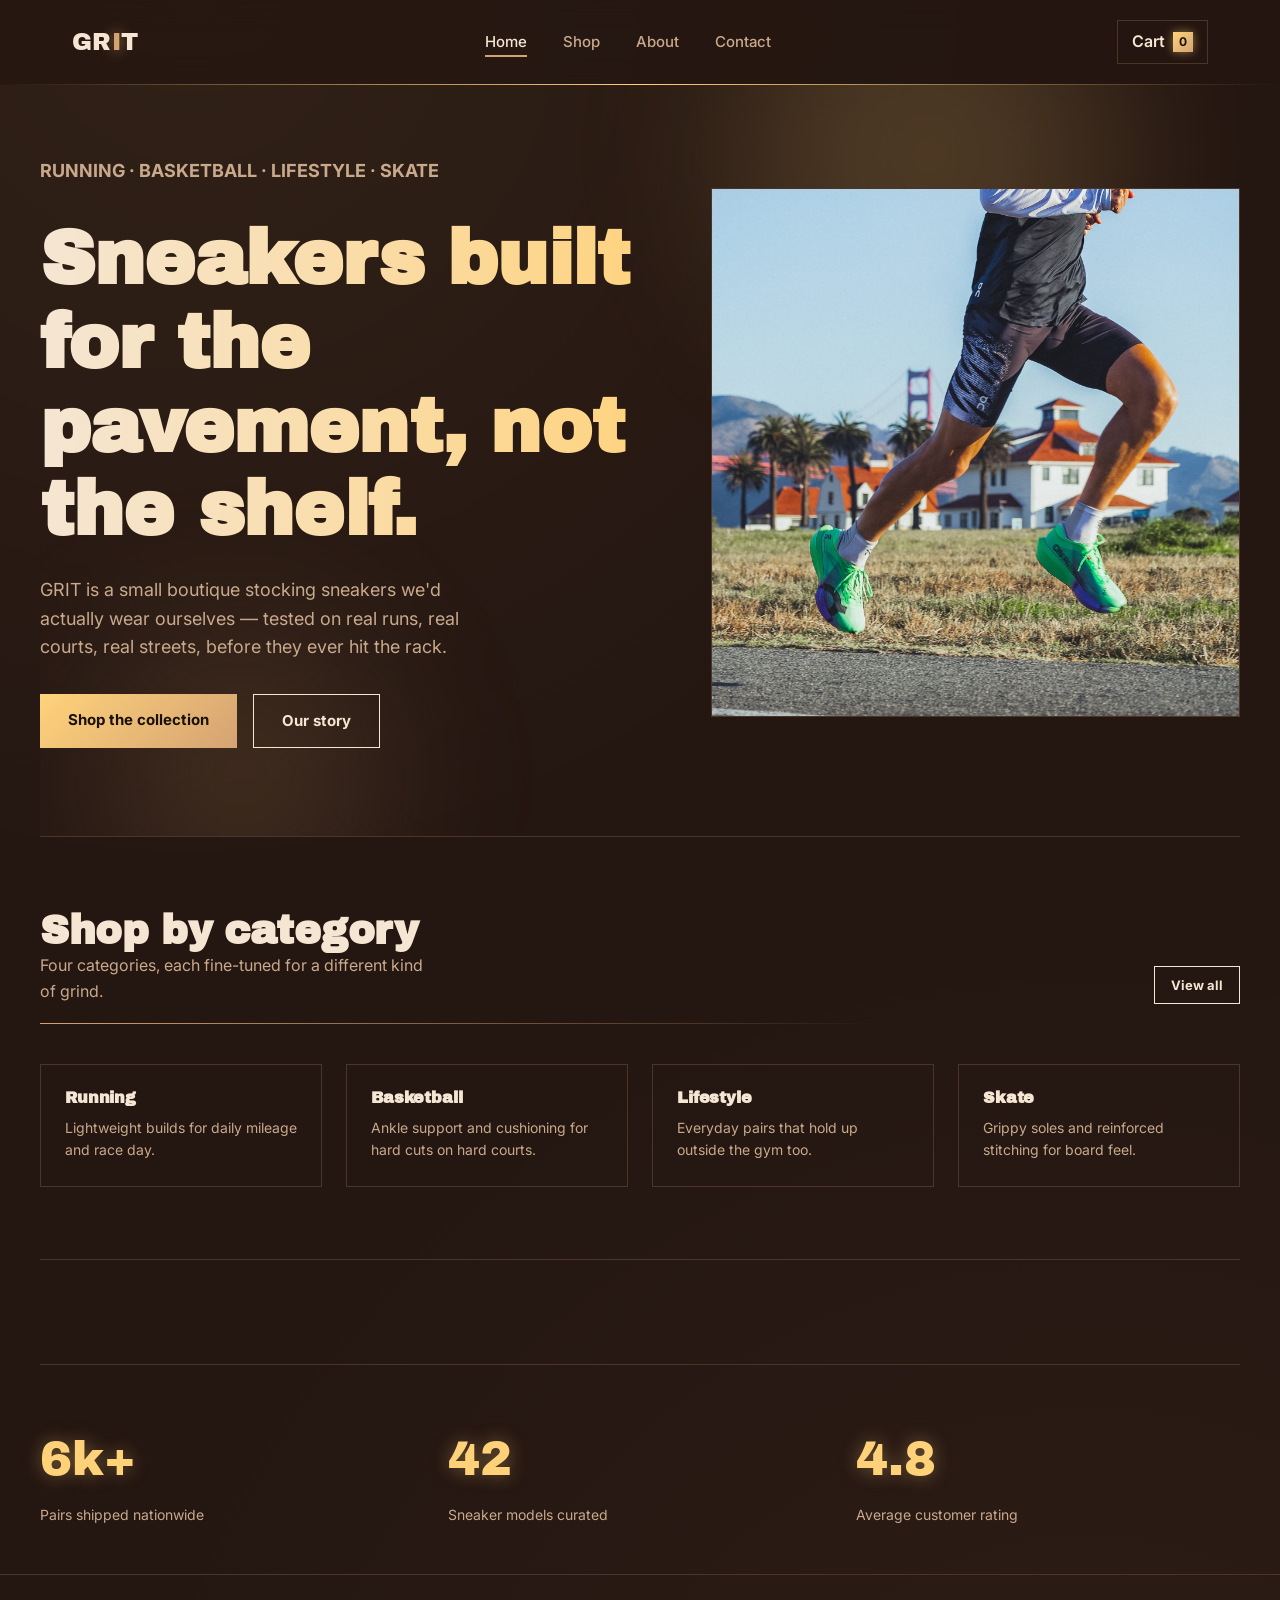
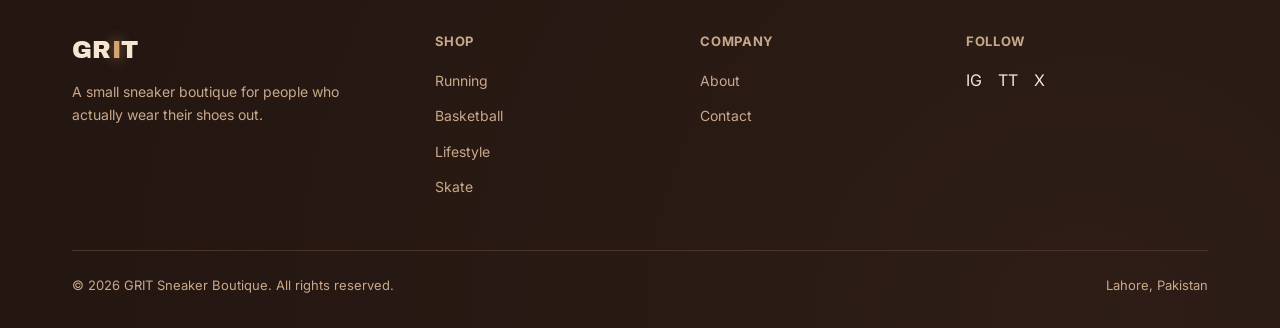
<file: index.html>
<!DOCTYPE html>
<html lang="en">
<head>
<meta charset="UTF-8">
<meta name="viewport" content="width=device-width, initial-scale=1.0">
<title>GRIT — Sneaker Boutique</title>
<meta name="description" content="GRIT is a small sneaker boutique for runners, hoopers and street riders. Shop running, basketball, lifestyle and skate sneakers.">
<link rel="preconnect" href="https://fonts.googleapis.com">
<link href="https://fonts.googleapis.com/css2?family=Archivo+Black&family=Inter:wght@400;500;600;700&display=swap" rel="stylesheet">
<link rel="stylesheet" href="css/style.css">
</head>
<body data-page="home">

<header class="site-header">
  <nav class="nav">
    <a href="index.html" class="logo">GR<span>I</span>T</a>
    <ul class="nav-links">
      <li><a href="index.html" data-page="home">Home</a></li>
      <li><a href="shop.html" data-page="shop">Shop</a></li>
      <li><a href="about.html" data-page="about">About</a></li>
      <li><a href="contact.html" data-page="contact">Contact</a></li>
    </ul>
    <div class="nav-right">
      <a href="cart.html" class="cart-link">Cart <span class="cart-count">0</span></a>
      <button class="hamburger" aria-label="Toggle menu">
        <span></span><span></span><span></span>
      </button>
    </div>
  </nav>
</header>

<main>

  <section class="container hero">
    <div>
      <p class="hero-eyebrow">RUNNING · BASKETBALL · LIFESTYLE · SKATE</p>
      <h1>Sneakers built for the pavement, not the shelf.</h1>
      <p>GRIT is a small boutique stocking sneakers we'd actually wear ourselves — tested on real runs, real courts, real streets, before they ever hit the rack.</p>
      <div class="hero-actions">
        <a href="shop.html" class="btn btn-primary">Shop the collection</a>
        <a href="about.html" class="btn">Our story</a>
      </div>
    </div>
    <div class="hero-visual">
      <img src="images/hero-home.jpg" alt="Runner wearing GRIT sneakers on a city street" style="width:100%;height:100%;object-fit:cover;">
    </div>
  </section>

  <section class="container section">
    <div class="section-head">
      <div>
        <h2>Shop by category</h2>
        <p>Four categories, each fine-tuned for a different kind of grind.</p>
      </div>
      <a href="shop.html" class="btn btn-small">View all</a>
    </div>
    <div class="values-grid">
      <a href="shop.html" class="value-card">
        <h4>Running</h4>
        <p>Lightweight builds for daily mileage and race day.</p>
      </a>
      <a href="shop.html" class="value-card">
        <h4>Basketball</h4>
        <p>Ankle support and cushioning for hard cuts on hard courts.</p>
      </a>
      <a href="shop.html" class="value-card">
        <h4>Lifestyle</h4>
        <p>Everyday pairs that hold up outside the gym too.</p>
      </a>
      <a href="shop.html" class="value-card">
        <h4>Skate</h4>
        <p>Grippy soles and reinforced stitching for board feel.</p>
      </a>
    </div>
  </section>

  <section class="container section-tight" style="border-top:1px solid var(--line);">
    <div class="stats-row">
      <div>
        <div class="stat-num">6k+</div>
        <div class="stat-label">Pairs shipped nationwide</div>
      </div>
      <div>
        <div class="stat-num">42</div>
        <div class="stat-label">Sneaker models curated</div>
      </div>
      <div>
        <div class="stat-num">4.8</div>
        <div class="stat-label">Average customer rating</div>
      </div>
    </div>
  </section>

</main>

<footer class="site-footer">
  <div class="container">
    <div class="footer-grid">
      <div class="footer-brand">
        <div class="logo">GR<span>I</span>T</div>
        <p>A small sneaker boutique for people who actually wear their shoes out.</p>
      </div>
      <div>
        <h5>Shop</h5>
        <ul>
          <li><a href="shop.html">Running</a></li>
          <li><a href="shop.html">Basketball</a></li>
          <li><a href="shop.html">Lifestyle</a></li>
          <li><a href="shop.html">Skate</a></li>
        </ul>
      </div>
      <div>
        <h5>Company</h5>
        <ul>
          <li><a href="about.html">About</a></li>
          <li><a href="contact.html">Contact</a></li>
        </ul>
      </div>
      <div>
        <h5>Follow</h5>
        <div class="social-links">
          <a href="#">IG</a>
          <a href="#">TT</a>
          <a href="#">X</a>
        </div>
      </div>
    </div>
    <div class="footer-bottom">
      <span>© 2026 GRIT Sneaker Boutique. All rights reserved.</span>
      <span>Lahore, Pakistan</span>
    </div>
  </div>
</footer>

<button id="backToTop" class="back-to-top" aria-label="Back to top">↑</button>

<script src="js/script.js"></script>
</body>
</html>
</file>
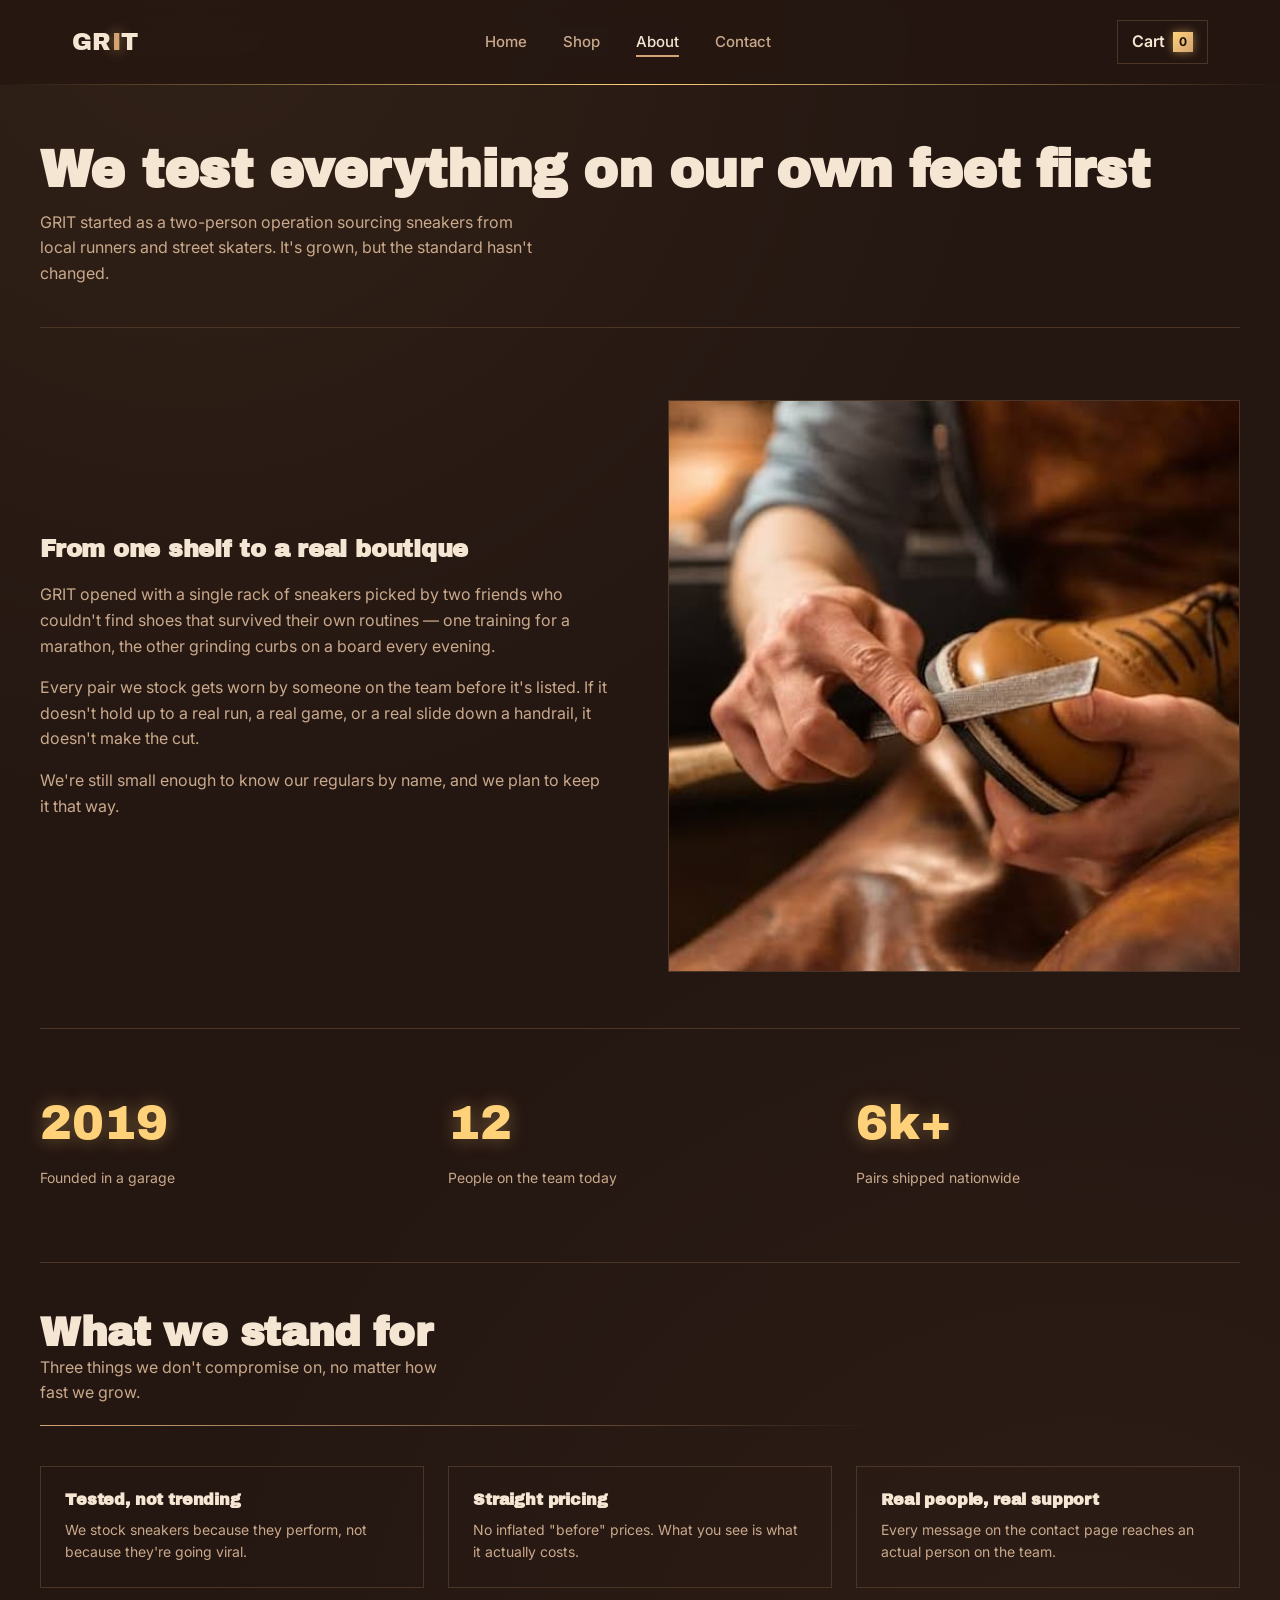
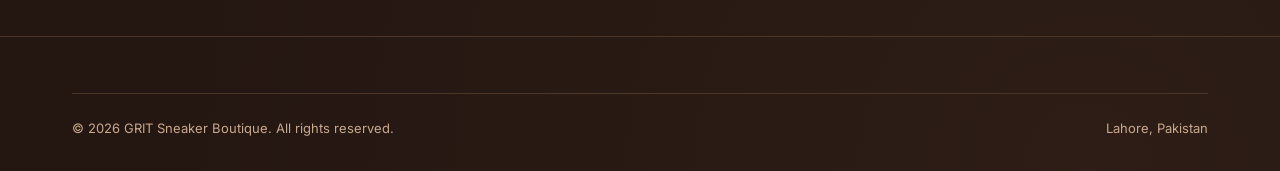
<file: about.html>
<!DOCTYPE html>
<html lang="en">
<head>
<meta charset="UTF-8">
<meta name="viewport" content="width=device-width, initial-scale=1.0">
<title>About — GRIT</title>
<meta name="description" content="The story behind GRIT sneaker boutique, and what we stand for.">
<link rel="preconnect" href="https://fonts.googleapis.com">
<link href="https://fonts.googleapis.com/css2?family=Archivo+Black&family=Inter:wght@400;500;600;700&display=swap" rel="stylesheet">
<link rel="stylesheet" href="css/style.css">
</head>
<body data-page="about">

<header class="site-header">
  <nav class="nav">
    <a href="index.html" class="logo">GR<span>I</span>T</a>
    <ul class="nav-links">
      <li><a href="index.html" data-page="home">Home</a></li>
      <li><a href="shop.html" data-page="shop">Shop</a></li>
      <li><a href="about.html" data-page="about">About</a></li>
      <li><a href="contact.html" data-page="contact">Contact</a></li>
    </ul>
    <div class="nav-right">
      <a href="cart.html" class="cart-link">Cart <span class="cart-count">0</span></a>
      <button class="hamburger" aria-label="Toggle menu">
        <span></span><span></span><span></span>
      </button>
    </div>
  </nav>
</header>

<main>
  <div class="page-header container">
    <h1>We test everything on our own feet first</h1>
    <p>GRIT started as a two-person operation sourcing sneakers from local runners and street skaters. It's grown, but the standard hasn't changed.</p>
  </div>

  <section class="container section">
    <div class="about-grid">
      <div>
        <h2 style="margin-bottom:20px;">From one shelf to a real boutique</h2>
        <p>GRIT opened with a single rack of sneakers picked by two friends who couldn't find shoes that survived their own routines — one training for a marathon, the other grinding curbs on a board every evening.</p>
        <p>Every pair we stock gets worn by someone on the team before it's listed. If it doesn't hold up to a real run, a real game, or a real slide down a handrail, it doesn't make the cut.</p>
        <p>We're still small enough to know our regulars by name, and we plan to keep it that way.</p>
      </div>
      <div class="hero-visual">
        <img src="images/hero-about.jpg" alt="GRIT team member inspecting a sneaker in the workshop" style="width:100%;height:100%;object-fit:cover;">
      </div>
    </div>

    <div class="stats-row">
      <div>
        <div class="stat-num">2019</div>
        <div class="stat-label">Founded in a garage</div>
      </div>
      <div>
        <div class="stat-num">12</div>
        <div class="stat-label">People on the team today</div>
      </div>
      <div>
        <div class="stat-num">6k+</div>
        <div class="stat-label">Pairs shipped nationwide</div>
      </div>
    </div>
  </section>

  <section class="container section-tight" style="border-top:1px solid var(--line);">
    <div class="section-head">
      <div>
        <h2>What we stand for</h2>
        <p>Three things we don't compromise on, no matter how fast we grow.</p>
      </div>
    </div>
    <div class="values-grid">
      <div class="value-card">
        <h4>Tested, not trending</h4>
        <p>We stock sneakers because they perform, not because they're going viral.</p>
      </div>
      <div class="value-card">
        <h4>Straight pricing</h4>
        <p>No inflated "before" prices. What you see is what it actually costs.</p>
      </div>
      <div class="value-card">
        <h4>Real people, real support</h4>
        <p>Every message on the contact page reaches an actual person on the team.</p>
      </div>
    </div>
  </section>
</main>

<footer class="site-footer">
  <div class="container">
    <div class="footer-bottom">
      <span>© 2026 GRIT Sneaker Boutique. All rights reserved.</span>
      <span>Lahore, Pakistan</span>
    </div>
  </div>
</footer>

<button id="backToTop" class="back-to-top" aria-label="Back to top">↑</button>

<script src="js/script.js"></script>
</body>
</html>
</file>
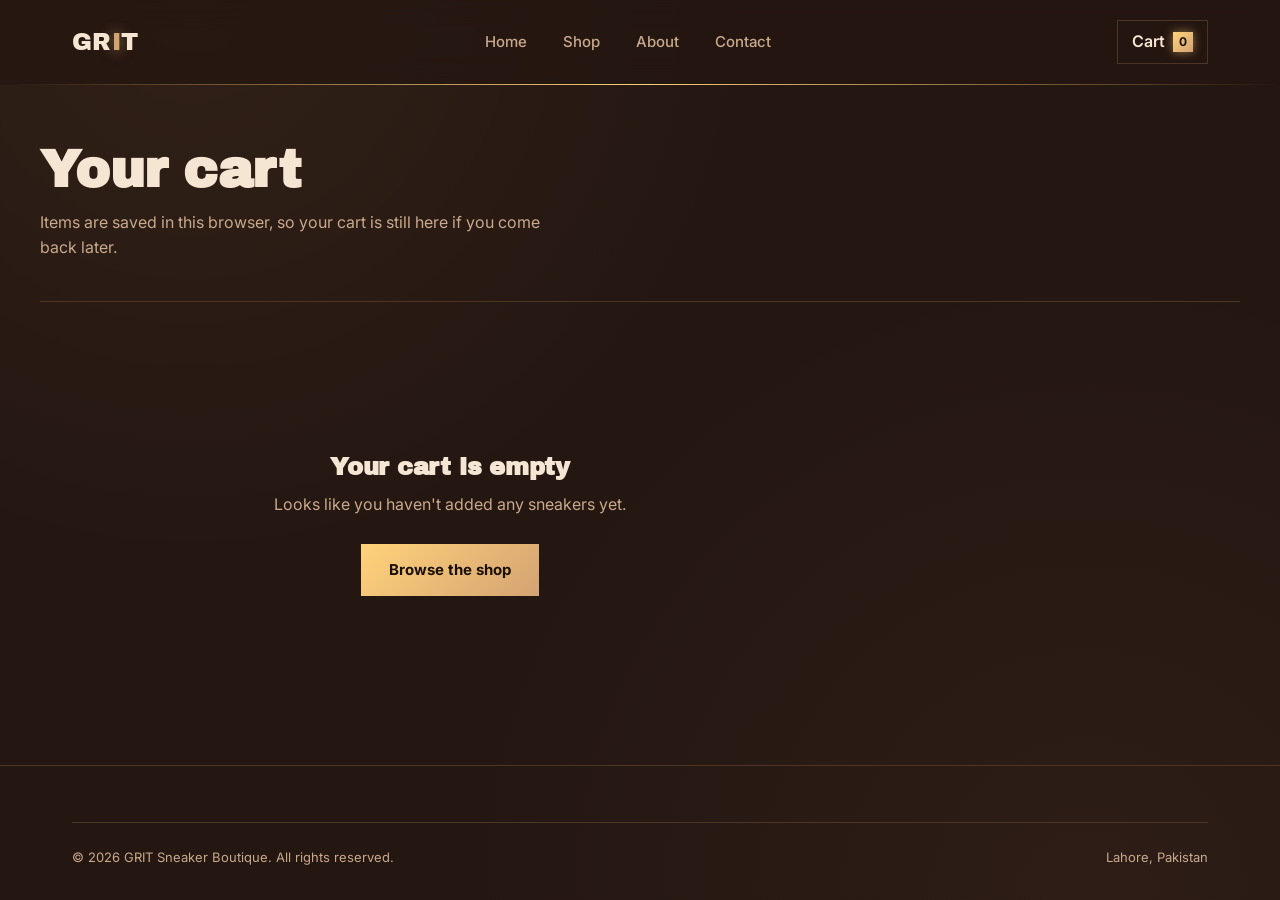
<file: cart.html>
<!DOCTYPE html>
<html lang="en">
<head>
<meta charset="UTF-8">
<meta name="viewport" content="width=device-width, initial-scale=1.0">
<title>Your Cart — GRIT</title>
<meta name="description" content="Review the sneakers in your GRIT cart before checkout.">
<link rel="preconnect" href="https://fonts.googleapis.com">
<link href="https://fonts.googleapis.com/css2?family=Archivo+Black&family=Inter:wght@400;500;600;700&display=swap" rel="stylesheet">
<link rel="stylesheet" href="css/style.css">
</head>
<body data-page="cart">

<header class="site-header">
  <nav class="nav">
    <a href="index.html" class="logo">GR<span>I</span>T</a>
    <ul class="nav-links">
      <li><a href="index.html" data-page="home">Home</a></li>
      <li><a href="shop.html" data-page="shop">Shop</a></li>
      <li><a href="about.html" data-page="about">About</a></li>
      <li><a href="contact.html" data-page="contact">Contact</a></li>
    </ul>
    <div class="nav-right">
      <a href="cart.html" class="cart-link">Cart <span class="cart-count">0</span></a>
      <button class="hamburger" aria-label="Toggle menu">
        <span></span><span></span><span></span>
      </button>
    </div>
  </nav>
</header>

<main>
  <div class="page-header container">
    <h1>Your cart</h1>
    <p>Items are saved in this browser, so your cart is still here if you come back later.</p>
  </div>

  <section class="container section">
    <div class="cart-layout">
      <div>
        <div id="cartList"></div>
        <div id="emptyCart" class="empty-cart" style="display:none;">
          <h3>Your cart is empty</h3>
          <p>Looks like you haven't added any sneakers yet.</p>
          <br>
          <a href="shop.html" class="btn btn-primary">Browse the shop</a>
        </div>
      </div>

      <aside id="cartSummary" class="cart-summary">
        <h3>Order summary</h3>
        <div class="summary-row">
          <span>Subtotal</span>
          <span id="cartSubtotal">Rs 0</span>
        </div>
        <div class="summary-row">
          <span>Shipping</span>
          <span id="cartShipping">Rs 0</span>
        </div>
        <div class="summary-row total">
          <span>Total</span>
          <span id="cartTotal">Rs 0</span>
        </div>
        <br>
        <button type="button" class="btn btn-primary btn-full" onclick="alert('This is a static class project — checkout is not wired up to real payments.')">Checkout</button>
      </aside>
    </div>
  </section>
</main>

<footer class="site-footer">
  <div class="container">
    <div class="footer-bottom">
      <span>© 2026 GRIT Sneaker Boutique. All rights reserved.</span>
      <span>Lahore, Pakistan</span>
    </div>
  </div>
</footer>

<button id="backToTop" class="back-to-top" aria-label="Back to top">↑</button>

<script src="js/script.js"></script>
</body>
</html>
</file>
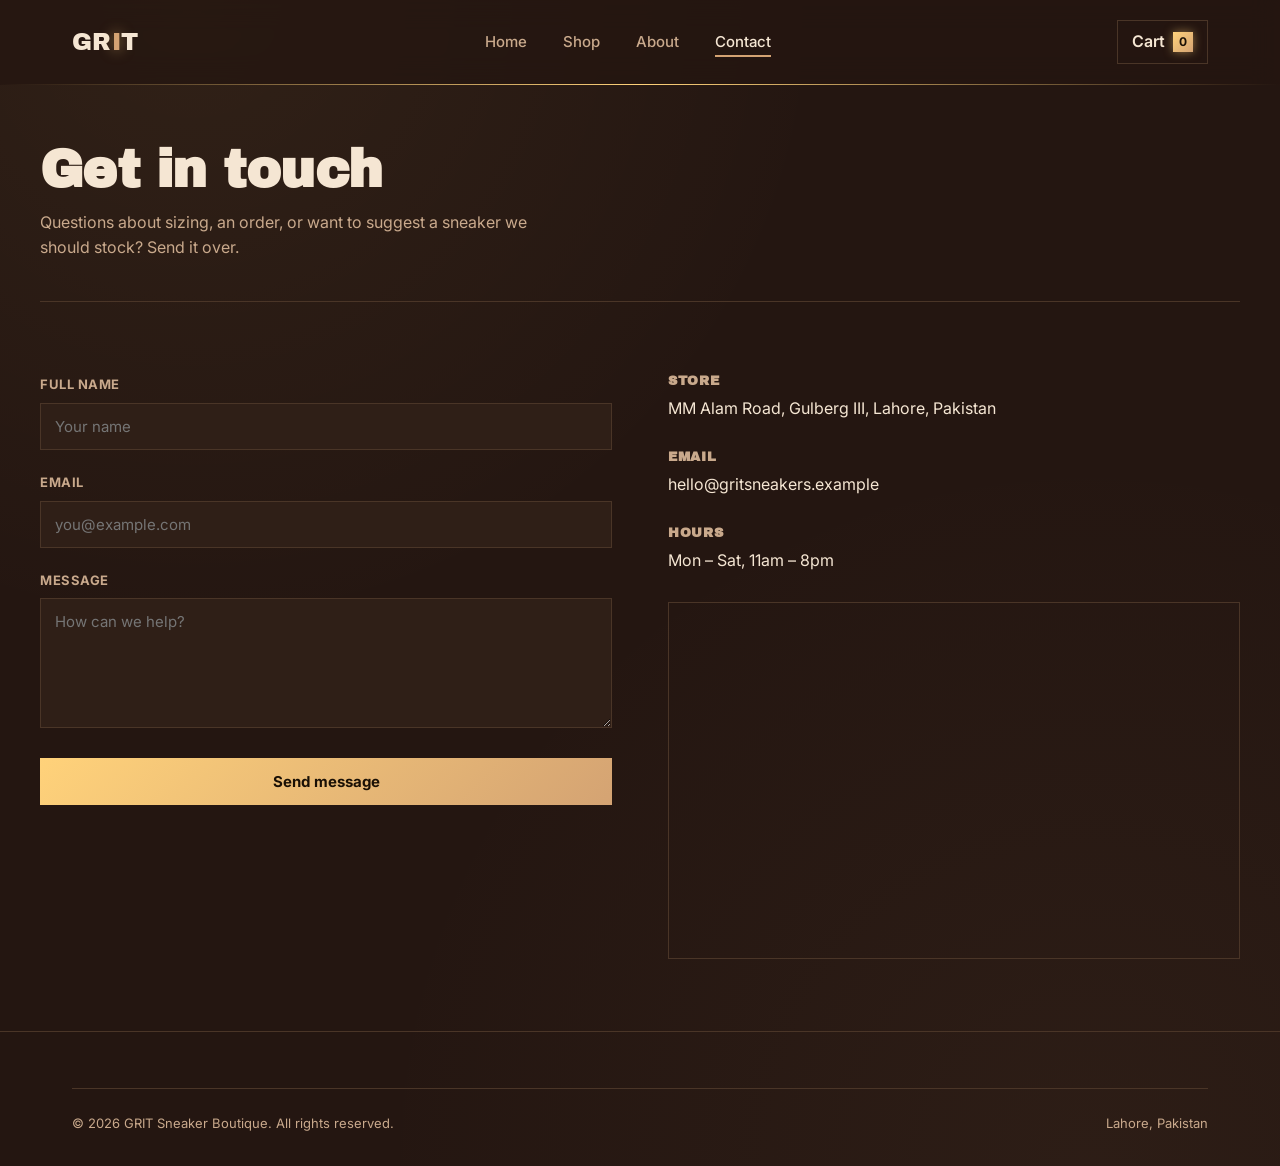
<file: contact.html>
<!DOCTYPE html>
<html lang="en">
<head>
<meta charset="UTF-8">
<meta name="viewport" content="width=device-width, initial-scale=1.0">
<title>Contact — GRIT</title>
<meta name="description" content="Get in touch with the GRIT sneaker boutique team.">
<link rel="preconnect" href="https://fonts.googleapis.com">
<link href="https://fonts.googleapis.com/css2?family=Archivo+Black&family=Inter:wght@400;500;600;700&display=swap" rel="stylesheet">
<link rel="stylesheet" href="css/style.css">
</head>
<body data-page="contact">

<header class="site-header">
  <nav class="nav">
    <a href="index.html" class="logo">GR<span>I</span>T</a>
    <ul class="nav-links">
      <li><a href="index.html" data-page="home">Home</a></li>
      <li><a href="shop.html" data-page="shop">Shop</a></li>
      <li><a href="about.html" data-page="about">About</a></li>
      <li><a href="contact.html" data-page="contact">Contact</a></li>
    </ul>
    <div class="nav-right">
      <a href="cart.html" class="cart-link">Cart <span class="cart-count">0</span></a>
      <button class="hamburger" aria-label="Toggle menu">
        <span></span><span></span><span></span>
      </button>
    </div>
  </nav>
</header>

<main>
  <div class="page-header container">
    <h1>Get in touch</h1>
    <p>Questions about sizing, an order, or want to suggest a sneaker we should stock? Send it over.</p>
  </div>

  <section class="container section">
    <div class="contact-layout">
      <div>
        <div id="formSuccess" class="form-success">Thanks — your message has been sent. We'll reply within 1–2 business days.</div>

        <form id="contactForm" novalidate>
          <div class="form-group">
            <label for="name">Full name</label>
            <input type="text" id="name" name="name" placeholder="Your name">
            <span class="error-message">Please enter your full name.</span>
          </div>

          <div class="form-group">
            <label for="email">Email</label>
            <input type="email" id="email" name="email" placeholder="you@example.com">
            <span class="error-message">Please enter a valid email address.</span>
          </div>

          <div class="form-group">
            <label for="message">Message</label>
            <textarea id="message" name="message" placeholder="How can we help?"></textarea>
            <span class="error-message">Message should be at least 10 characters.</span>
          </div>

          <button type="submit" class="btn btn-primary btn-full">Send message</button>
        </form>
      </div>

      <div>
        <div class="info-block">
          <h4>Store</h4>
          <p>MM Alam Road, Gulberg III, Lahore, Pakistan</p>
        </div>
        <div class="info-block">
          <h4>Email</h4>
          <p><a href="mailto:hello@gritsneakers.example">hello@gritsneakers.example</a></p>
        </div>
        <div class="info-block">
          <h4>Hours</h4>
          <p>Mon – Sat, 11am – 8pm</p>
        </div>
        <div class="map-box">
  <iframe
    src="https://www.google.com/maps?q=Gulberg+III+Lahore+Pakistan&output=embed"
    width="100%" height="100%" style="border:0;"
    allowfullscreen="" loading="lazy"
    referrerpolicy="no-referrer-when-downgrade"
    title="GRIT store location map">
  </iframe>
</div>
      </div>
    </div>
  </section>
</main>

<footer class="site-footer">
  <div class="container">
    <div class="footer-bottom">
      <span>© 2026 GRIT Sneaker Boutique. All rights reserved.</span>
      <span>Lahore, Pakistan</span>
    </div>
  </div>
</footer>

<button id="backToTop" class="back-to-top" aria-label="Back to top">↑</button>

<script src="js/script.js"></script>
</body>
</html>
</file>
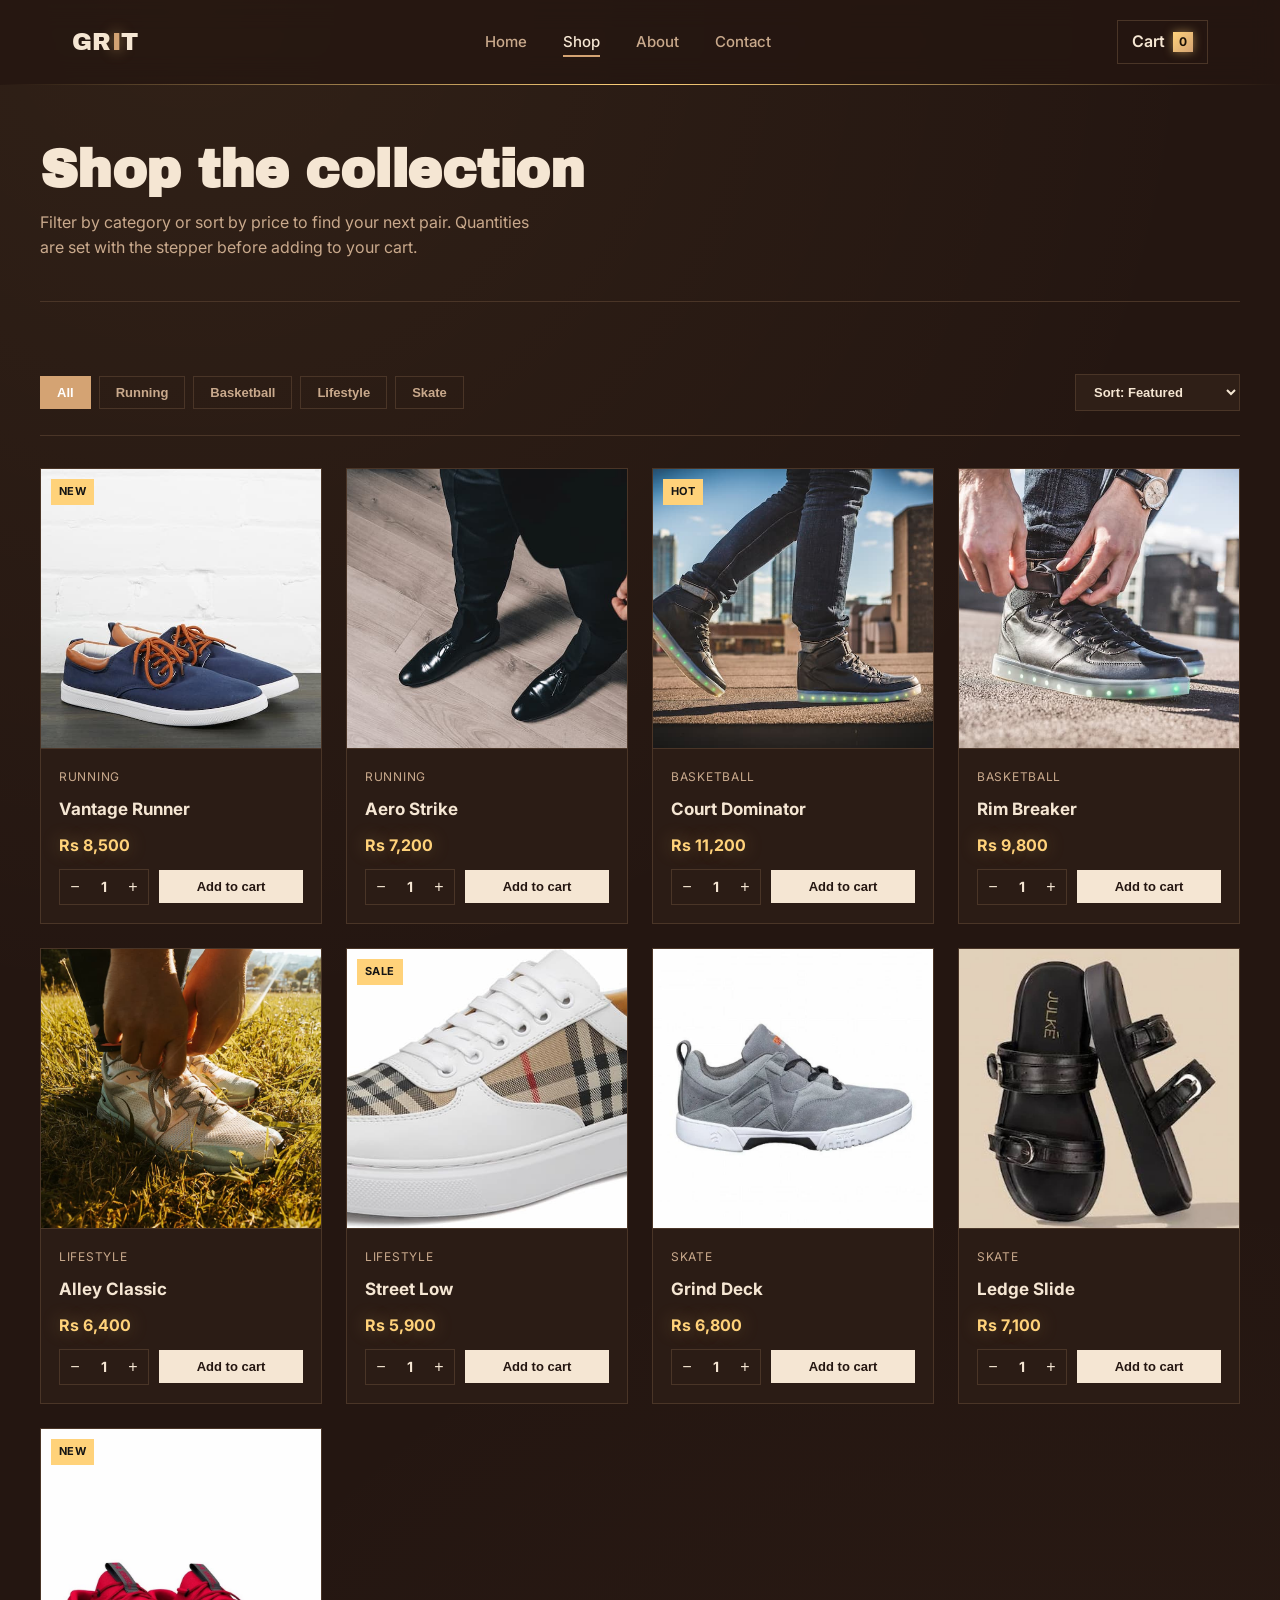
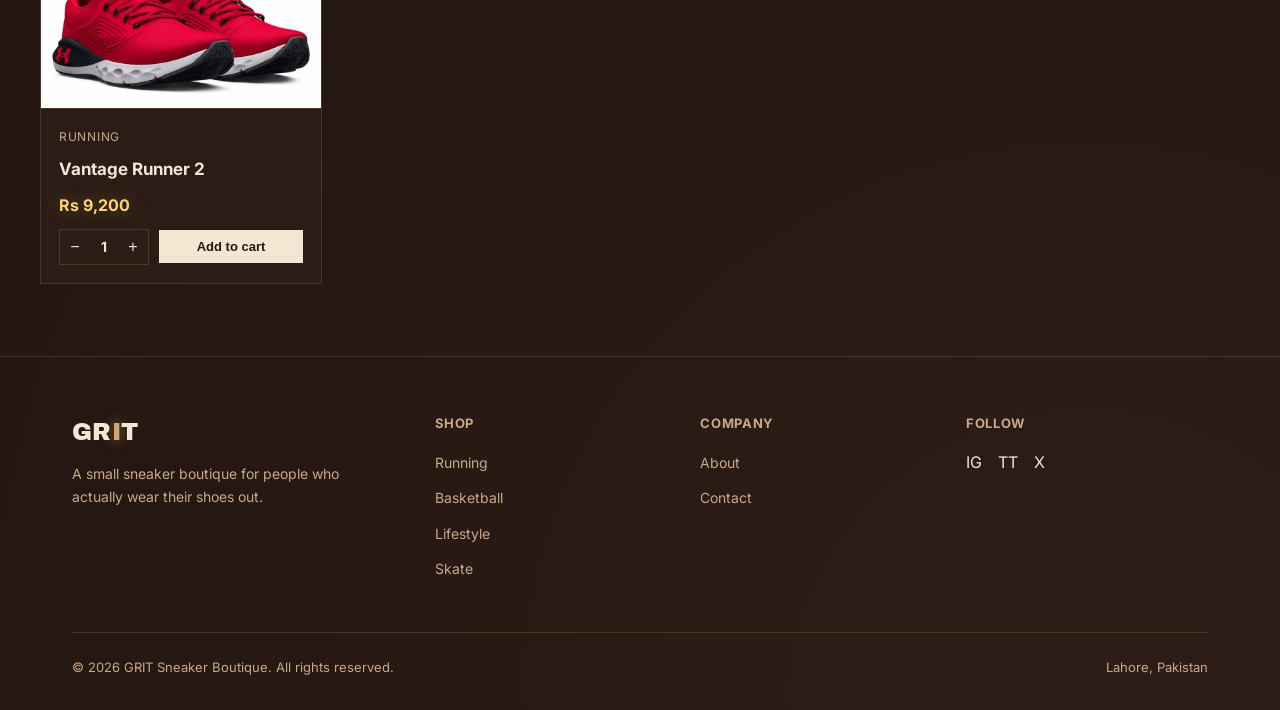
<file: shop.html>
<!DOCTYPE html>
<html lang="en">
<head>
<meta charset="UTF-8">
<meta name="viewport" content="width=device-width, initial-scale=1.0">
<title>Shop — GRIT</title>
<meta name="description" content="Browse the full GRIT sneaker collection. Filter by category and sort by price.">
<link rel="preconnect" href="https://fonts.googleapis.com">
<link href="https://fonts.googleapis.com/css2?family=Archivo+Black&family=Inter:wght@400;500;600;700&display=swap" rel="stylesheet">
<link rel="stylesheet" href="css/style.css">
</head>
<body data-page="shop">

<header class="site-header">
  <nav class="nav">
    <a href="index.html" class="logo">GR<span>I</span>T</a>
    <ul class="nav-links">
      <li><a href="index.html" data-page="home">Home</a></li>
      <li><a href="shop.html" data-page="shop">Shop</a></li>
      <li><a href="about.html" data-page="about">About</a></li>
      <li><a href="contact.html" data-page="contact">Contact</a></li>
    </ul>
    <div class="nav-right">
      <a href="cart.html" class="cart-link">Cart <span class="cart-count">0</span></a>
      <button class="hamburger" aria-label="Toggle menu">
        <span></span><span></span><span></span>
      </button>
    </div>
  </nav>
</header>

<main>
  <div class="page-header container">
    <h1>Shop the collection</h1>
    <p>Filter by category or sort by price to find your next pair. Quantities are set with the stepper before adding to your cart.</p>
  </div>

  <section class="container section">
    <div class="filter-bar">
      <div class="filter-group">
        <button type="button" class="filter-chip active" data-category="All">All</button>
        <button type="button" class="filter-chip" data-category="Running">Running</button>
        <button type="button" class="filter-chip" data-category="Basketball">Basketball</button>
        <button type="button" class="filter-chip" data-category="Lifestyle">Lifestyle</button>
        <button type="button" class="filter-chip" data-category="Skate">Skate</button>
      </div>
      <select id="sortSelect" class="sort-select">
        <option value="featured">Sort: Featured</option>
        <option value="price-low">Price: Low to High</option>
        <option value="price-high">Price: High to Low</option>
        <option value="name">Name: A–Z</option>
      </select>
    </div>

    <div id="productGrid" class="product-grid"></div>
    <p id="noResults" class="no-results">No sneakers match that filter yet — try another category.</p>
  </section>
</main>

<footer class="site-footer">
  <div class="container">
    <div class="footer-grid">
      <div class="footer-brand">
        <div class="logo">GR<span>I</span>T</div>
        <p>A small sneaker boutique for people who actually wear their shoes out.</p>
      </div>
      <div>
        <h5>Shop</h5>
        <ul>
          <li><a href="shop.html">Running</a></li>
          <li><a href="shop.html">Basketball</a></li>
          <li><a href="shop.html">Lifestyle</a></li>
          <li><a href="shop.html">Skate</a></li>
        </ul>
      </div>
      <div>
        <h5>Company</h5>
        <ul>
          <li><a href="about.html">About</a></li>
          <li><a href="contact.html">Contact</a></li>
        </ul>
      </div>
      <div>
        <h5>Follow</h5>
        <div class="social-links">
          <a href="#">IG</a>
          <a href="#">TT</a>
          <a href="#">X</a>
        </div>
      </div>
    </div>
    <div class="footer-bottom">
      <span>© 2026 GRIT Sneaker Boutique. All rights reserved.</span>
      <span>Lahore, Pakistan</span>
    </div>
  </div>
</footer>

<button id="backToTop" class="back-to-top" aria-label="Back to top">↑</button>

<script src="js/script.js"></script>
</body>
</html>
</file>
<file: css/style.css>
/* =========================================================
   GRIT — Sneaker Resale & Boutique
   Design tokens
   ========================================================= */
:root {
  --bg: #241611;
  --bg-alt: #2f1f17;
  --bg-card: #2b1c15;
  --text: #f5e6d3;
  --text-dim: #c9a98c;
  --accent: #d4a373;
  --accent-2: #ffd27a;
  --line: #4a3527;
  --line-soft: #3a291f;
  --danger: #ff6b5a;
  --success: #8bc34a;

  --font-display: 'Archivo Black', 'Arial Black', sans-serif;
  --font-body: 'Inter', -apple-system, BlinkMacSystemFont, 'Segoe UI', sans-serif;

  --max-width: 1200px;
  --gap: 24px;
}
* { box-sizing: border-box; margin: 0; padding: 0; }

html { scroll-behavior: smooth; }

body {
  background: var(--bg);
  color: var(--text);
  font-family: var(--font-body);
  font-size: 16px;
  line-height: 1.6;
  min-height: 100vh;
  display: flex;
  flex-direction: column;
}

img { max-width: 100%; display: block; }

a { color: inherit; text-decoration: none; }

ul { list-style: none; }

h1, h2, h3, h4 {
  font-family: var(--font-display);
  line-height: 1.1;
  letter-spacing: -0.01em;
}

.container {
  max-width: var(--max-width);
  margin: 0 auto;
  padding: 0 32px;
}

@media (max-width: 640px) {
  .container { padding: 0 20px; }
}

/* =========================================================
   Header / Nav
   ========================================================= */
.site-header {
  position: sticky;
  top: 0;
  z-index: 100;
  background: rgba(20, 20, 20, 0.92);
  backdrop-filter: blur(8px);
  border-bottom: 1px solid var(--line);
}

.nav {
  display: flex;
  align-items: center;
  justify-content: space-between;
  padding: 20px 32px;
  max-width: var(--max-width);
  margin: 0 auto;
}

.logo {
  font-family: var(--font-display);
  font-size: 24px;
  letter-spacing: 0.02em;
}

.logo span { color: var(--accent); }

.nav-links {
  display: flex;
  gap: 36px;
  font-size: 15px;
  font-weight: 500;
}

.nav-links a {
  position: relative;
  padding: 4px 0;
  color: var(--text-dim);
  transition: color 0.15s ease;
}

.nav-links a:hover,
.nav-links a.active {
  color: var(--text);
}

.nav-links a.active::after {
  content: '';
  position: absolute;
  left: 0;
  bottom: -2px;
  width: 100%;
  height: 2px;
  background: var(--accent);
}

.nav-right {
  display: flex;
  align-items: center;
  gap: 24px;
}

.cart-link {
  display: flex;
  align-items: center;
  gap: 8px;
  font-weight: 600;
  border: 1px solid var(--line);
  padding: 8px 14px;
}

.cart-count {
  background: var(--accent);
  color: #fff;
  font-size: 12px;
  font-weight: 700;
  min-width: 20px;
  height: 20px;
  display: inline-flex;
  align-items: center;
  justify-content: center;
  padding: 0 5px;
}

.hamburger {
  display: none;
  flex-direction: column;
  gap: 5px;
  background: none;
  border: none;
  cursor: pointer;
  padding: 6px;
}

.hamburger span {
  width: 24px;
  height: 2px;
  background: var(--text);
  transition: transform 0.2s ease, opacity 0.2s ease;
}

.hamburger.open span:nth-child(1) { transform: translateY(7px) rotate(45deg); }
.hamburger.open span:nth-child(2) { opacity: 0; }
.hamburger.open span:nth-child(3) { transform: translateY(-7px) rotate(-45deg); }

@media (max-width: 860px) {
  .hamburger { display: flex; }

  .nav-links {
    position: fixed;
    top: 73px;
    left: 0;
    right: 0;
    background: var(--bg);
    border-bottom: 1px solid var(--line);
    flex-direction: column;
    gap: 0;
    max-height: 0;
    overflow: hidden;
    transition: max-height 0.25s ease;
  }

  .nav-links.open { max-height: 320px; }

  .nav-links a {
    padding: 16px 32px;
    width: 100%;
    border-bottom: 1px solid var(--line-soft);
  }
}

/* =========================================================
   Buttons
   ========================================================= */
.btn {
  display: inline-block;
  font-family: var(--font-body);
  font-weight: 700;
  font-size: 15px;
  padding: 14px 28px;
  border: 1px solid var(--text);
  background: transparent;
  color: var(--text);
  cursor: pointer;
  transition: background 0.15s ease, color 0.15s ease, border-color 0.15s ease;
}

.btn:hover { background: var(--text); color: var(--bg); }

.btn-primary {
  background: var(--accent);
  border-color: var(--accent);
  color: #fff;
}

.btn-primary:hover {
  background: transparent;
  color: var(--accent);
}

.btn-small { padding: 8px 16px; font-size: 13px; }
.btn-full { width: 100%; text-align: center; }

/* =========================================================
   Hero (home page)
   ========================================================= */
.hero {
  display: grid;
  grid-template-columns: 1.1fr 0.9fr;
  gap: var(--gap);
  align-items: center;
  padding: 72px 0 88px;
  border-bottom: 1px solid var(--line);
}

.hero-eyebrow {
  color: var(--accent-2);
  font-weight: 700;
  font-size: 14px;
  margin-bottom: 18px;
}

.hero h1 {
  font-size: clamp(42px, 6vw, 76px);
  margin-bottom: 24px;
}

.hero p {
  color: var(--text-dim);
  font-size: 18px;
  max-width: 42ch;
  margin-bottom: 32px;
}

.hero-actions { display: flex; gap: 16px; }

.hero-visual {
  aspect-ratio: 1 / 1;
  background:
    repeating-linear-gradient(135deg, var(--bg-alt) 0 2px, transparent 2px 14px),
    linear-gradient(160deg, #23262f, #141414);
  border: 1px solid var(--line);
  display: flex;
  align-items: center;
  justify-content: center;
  position: relative;
  overflow: hidden;
}

.hero-visual svg { width: 62%; }

@media (max-width: 860px) {
  .hero { grid-template-columns: 1fr; padding: 48px 0 56px; }
  .hero-visual { order: -1; aspect-ratio: 16 / 10; }
}

/* =========================================================
   Section headings
   ========================================================= */
.section { padding: 72px 0; }
.section-tight { padding: 48px 0; }

.section-head {
  display: flex;
  justify-content: space-between;
  align-items: flex-end;
  margin-bottom: 40px;
  border-bottom: 1px solid var(--line);
  padding-bottom: 20px;
}

.section-head h2 { font-size: clamp(28px, 4vw, 40px); }
.section-head p { color: var(--text-dim); max-width: 40ch; }

/* =========================================================
   Product grid / cards
   ========================================================= */
.product-grid {
  display: grid;
  grid-template-columns: repeat(auto-fill, minmax(240px, 1fr));
  gap: var(--gap);
}

.product-card {
  border: 1px solid var(--line);
  background: var(--bg-card);
  display: flex;
  flex-direction: column;
}

.product-media {
  aspect-ratio: 1 / 1;
  overflow: hidden;
  border-bottom: 1px solid var(--line);
  position: relative;
}

.product-media .swatch {
  width: 100%;
  height: 100%;
  display: flex;
  align-items: center;
  justify-content: center;
  transition: transform 0.4s ease;
}

.product-card:hover .swatch { transform: scale(1.08); }

.product-media svg { width: 55%; }

.product-tag {
  position: absolute;
  top: 10px;
  left: 10px;
  background: var(--accent-2);
  color: #141414;
  font-size: 11px;
  font-weight: 700;
  padding: 4px 8px;
  text-transform: uppercase;
  letter-spacing: 0.04em;
}

.product-info { padding: 18px; display: flex; flex-direction: column; gap: 10px; flex: 1; }

.product-category {
  color: var(--text-dim);
  font-size: 12px;
  text-transform: uppercase;
  letter-spacing: 0.06em;
}

.product-name { font-size: 17px; font-family: var(--font-body); font-weight: 700; }

.product-price { font-size: 16px; color: var(--accent-2); font-weight: 700; }

.product-actions {
  margin-top: auto;
  display: flex;
  align-items: center;
  gap: 10px;
}

.qty-stepper {
  display: flex;
  align-items: center;
  border: 1px solid var(--line);
}

.qty-stepper button {
  background: none;
  border: none;
  color: var(--text);
  width: 30px;
  height: 34px;
  cursor: pointer;
  font-size: 16px;
}

.qty-stepper button:hover { background: var(--line-soft); }

.qty-stepper .qty-value {
  width: 28px;
  text-align: center;
  font-weight: 700;
  font-size: 14px;
}

.add-to-cart-btn {
  flex: 1;
  background: var(--text);
  color: var(--bg);
  border: none;
  padding: 9px 10px;
  font-weight: 700;
  font-size: 13px;
  cursor: pointer;
  transition: background 0.15s ease;
}

.add-to-cart-btn:hover { background: var(--accent); color: #fff; }

.add-to-cart-btn.added { background: var(--success); color: #0f2f1d; }

/* Filter bar */
.filter-bar {
  display: flex;
  flex-wrap: wrap;
  gap: 12px;
  align-items: center;
  justify-content: space-between;
  margin-bottom: 32px;
  padding-bottom: 24px;
  border-bottom: 1px solid var(--line);
}

.filter-group { display: flex; flex-wrap: wrap; gap: 8px; }

.filter-chip {
  border: 1px solid var(--line);
  background: transparent;
  color: var(--text-dim);
  padding: 8px 16px;
  font-size: 13px;
  font-weight: 600;
  cursor: pointer;
  transition: all 0.15s ease;
}

.filter-chip:hover { border-color: var(--text); color: var(--text); }

.filter-chip.active {
  background: var(--accent);
  border-color: var(--accent);
  color: #fff;
}

.sort-select {
  background: var(--bg-alt);
  color: var(--text);
  border: 1px solid var(--line);
  padding: 9px 14px;
  font-size: 13px;
  font-weight: 600;
}

.no-results {
  text-align: center;
  color: var(--text-dim);
  padding: 60px 0;
  display: none;
}

.no-results.show { display: block; }

/* =========================================================
   Cart page
   ========================================================= */
.cart-layout {
  display: grid;
  grid-template-columns: 1fr 340px;
  gap: 40px;
  align-items: start;
}

@media (max-width: 860px) {
  .cart-layout { grid-template-columns: 1fr; }
}

.cart-item {
  display: grid;
  grid-template-columns: 90px 1fr auto auto;
  gap: 16px;
  align-items: center;
  padding: 18px 0;
  border-bottom: 1px solid var(--line);
}

.cart-item .swatch-sm {
  width: 90px;
  height: 90px;
  border: 1px solid var(--line);
  display: flex;
  align-items: center;
  justify-content: center;
}

.cart-item .swatch-sm svg { width: 60%; }

.cart-item-name { font-weight: 700; margin-bottom: 4px; }
.cart-item-cat { color: var(--text-dim); font-size: 13px; }

.remove-item {
  background: none;
  border: none;
  color: var(--danger);
  font-size: 13px;
  font-weight: 700;
  cursor: pointer;
  text-decoration: underline;
}

.cart-summary {
  border: 1px solid var(--line);
  padding: 28px;
  background: var(--bg-card);
  position: sticky;
  top: 100px;
}

.cart-summary h3 { margin-bottom: 20px; }

.summary-row {
  display: flex;
  justify-content: space-between;
  padding: 10px 0;
  color: var(--text-dim);
  font-size: 14px;
}

.summary-row.total {
  color: var(--text);
  font-weight: 700;
  font-size: 18px;
  border-top: 1px solid var(--line);
  margin-top: 10px;
  padding-top: 16px;
}

.empty-cart {
  text-align: center;
  padding: 80px 0;
  color: var(--text-dim);
}

.empty-cart h3 { color: var(--text); margin-bottom: 12px; font-size: 24px; }

/* =========================================================
   Forms
   ========================================================= */
.form-group { margin-bottom: 22px; }

.form-group label {
  display: block;
  font-size: 13px;
  font-weight: 700;
  text-transform: uppercase;
  letter-spacing: 0.04em;
  margin-bottom: 8px;
  color: var(--text-dim);
}

.form-group input,
.form-group textarea {
  width: 100%;
  background: var(--bg-alt);
  border: 1px solid var(--line);
  color: var(--text);
  padding: 13px 14px;
  font-family: var(--font-body);
  font-size: 15px;
}

.form-group input:focus,
.form-group textarea:focus {
  outline: none;
  border-color: var(--accent);
}

.form-group textarea { resize: vertical; min-height: 130px; }

.error-message {
  color: var(--danger);
  font-size: 13px;
  margin-top: 6px;
  display: none;
}

.form-group.error input,
.form-group.error textarea { border-color: var(--danger); }

.form-group.error .error-message { display: block; }

.form-success {
  display: none;
  background: rgba(74, 222, 128, 0.12);
  border: 1px solid var(--success);
  color: var(--success);
  padding: 16px 18px;
  font-weight: 600;
  margin-bottom: 24px;
}

.form-success.show { display: block; }

/* =========================================================
   About page
   ========================================================= */
.about-grid {
  display: grid;
  grid-template-columns: 1fr 1fr;
  gap: 56px;
  align-items: center;
}

@media (max-width: 860px) {
  .about-grid { grid-template-columns: 1fr; }
}

.about-grid p { color: var(--text-dim); margin-bottom: 16px; }

.stats-row {
  display: grid;
  grid-template-columns: repeat(3, 1fr);
  gap: var(--gap);
  margin-top: 56px;
  padding-top: 56px;
  border-top: 1px solid var(--line);
}

.stat-num {
  font-family: var(--font-display);
  font-size: clamp(32px, 4vw, 48px);
  color: var(--accent-2);
}

.stat-label { color: var(--text-dim); font-size: 14px; margin-top: 6px; }

.values-grid {
  display: grid;
  grid-template-columns: repeat(auto-fit, minmax(220px, 1fr));
  gap: var(--gap);
  margin-top: 20px;
}

.value-card {
  border: 1px solid var(--line);
  padding: 24px;
}

.value-card h4 { margin-bottom: 10px; }
.value-card p { color: var(--text-dim); font-size: 14px; }

/* =========================================================
   Contact page extras
   ========================================================= */
.contact-layout {
  display: grid;
  grid-template-columns: 1fr 1fr;
  gap: 56px;
}

@media (max-width: 860px) {
  .contact-layout { grid-template-columns: 1fr; }
}

.info-block { margin-bottom: 28px; }
.info-block h4 { font-size: 13px; text-transform: uppercase; letter-spacing: 0.05em; color: var(--text-dim); margin-bottom: 8px; }
.info-block p, .info-block a { font-size: 16px; }

.map-box {
  aspect-ratio: 16 / 10;
  border: 1px solid var(--line);
  margin-top: 28px;
  overflow: hidden;
}

.map-box iframe {
  display: block;
  width: 100%;
  height: 100%;
}

/* =========================================================
   Footer
   ========================================================= */
.site-footer {
  border-top: 1px solid var(--line);
  margin-top: auto;
  padding: 56px 0 32px;
}

.footer-grid {
  display: grid;
  grid-template-columns: 1.4fr 1fr 1fr 1fr;
  gap: var(--gap);
  margin-bottom: 40px;
}

@media (max-width: 640px) {
  .footer-grid { grid-template-columns: 1fr 1fr; }
}

.footer-grid h5 { font-size: 13px; text-transform: uppercase; letter-spacing: 0.05em; margin-bottom: 16px; color: var(--text-dim); }
.footer-grid ul li { margin-bottom: 10px; }
.footer-grid ul a { color: var(--text-dim); font-size: 14px; transition: color 0.15s ease; }
.footer-grid ul a:hover { color: var(--text); }

.footer-brand p { color: var(--text-dim); font-size: 14px; margin-top: 12px; max-width: 32ch; }

.footer-bottom {
  display: flex;
  justify-content: space-between;
  align-items: center;
  padding-top: 24px;
  border-top: 1px solid var(--line);
  color: var(--text-dim);
  font-size: 13px;
  flex-wrap: wrap;
  gap: 12px;
}

.social-links { display: flex; gap: 16px; }

/* Back to top */
.back-to-top {
  position: fixed;
  right: 24px;
  bottom: 24px;
  width: 44px;
  height: 44px;
  border: 1px solid var(--line);
  background: var(--bg-card);
  color: var(--text);
  display: flex;
  align-items: center;
  justify-content: center;
  cursor: pointer;
  opacity: 0;
  visibility: hidden;
  transform: translateY(10px);
  transition: all 0.2s ease;
  z-index: 90;
}

.back-to-top.show { opacity: 1; visibility: visible; transform: translateY(0); }

/* =========================================================
   Page header (about/contact/shop/cart)
   ========================================================= */
.page-header {
  padding: 56px 0 40px;
  border-bottom: 1px solid var(--line);
}

.page-header h1 { font-size: clamp(32px, 5vw, 52px); margin-bottom: 12px; }
.page-header p { color: var(--text-dim); max-width: 50ch; }

.hero-visual, .product-media .swatch {
  box-shadow: inset 0 0 60px rgba(255, 210, 122, 0.08);
}

.product-card:hover .product-media {
  box-shadow: 0 0 24px rgba(255, 210, 122, 0.15);
}

.product-media img {
  width: 100%;
  height: 100%;
  object-fit: cover;
}

/* =========================================================
   Shine, glow & motion polish
   ========================================================= */

/* subtle warm glow across the whole page background */
body {
  background:
    radial-gradient(circle at 15% 0%, rgba(255, 210, 122, 0.06), transparent 40%),
    radial-gradient(circle at 85% 100%, rgba(212, 163, 115, 0.05), transparent 45%),
    var(--bg);
}

/* animated gold shimmer on the hero heading */
.hero h1 {
  background: linear-gradient(90deg, var(--text) 0%, var(--accent-2) 50%, var(--text) 100%);
  background-size: 200% auto;
  -webkit-background-clip: text;
  background-clip: text;
  color: transparent;
  animation: shimmer 6s linear infinite;
}

@keyframes shimmer {
  0% { background-position: 0% center; }
  100% { background-position: 200% center; }
}

/* light-sweep effect when hovering the primary button */
.btn-primary {
  position: relative;
  overflow: hidden;
}

.btn-primary::after {
  content: '';
  position: absolute;
  top: 0; left: -75%;
  width: 50%; height: 100%;
  background: linear-gradient(120deg, transparent, rgba(255,255,255,0.35), transparent);
  transform: skewX(-20deg);
  transition: left 0.6s ease;
}

.btn-primary:hover::after { left: 125%; }

/* product cards lift and glow gold on hover */
.product-card {
  transition: transform 0.25s ease, box-shadow 0.25s ease, border-color 0.25s ease;
}

.product-card:hover {
  transform: translateY(-6px);
  box-shadow: 0 12px 30px rgba(0,0,0,0.4), 0 0 0 1px var(--accent-2);
  border-color: var(--accent-2);
}

/* category/value cards get a softer lift */
.value-card {
  transition: transform 0.25s ease, box-shadow 0.25s ease, border-color 0.25s ease;
}

.value-card:hover {
  transform: translateY(-4px);
  box-shadow: 0 8px 24px rgba(0,0,0,0.35);
  border-color: var(--accent);
}

/* scroll-reveal: elements fade + rise into view */
.reveal {
  opacity: 0;
  transform: translateY(24px);
  transition: opacity 0.6s ease, transform 0.6s ease;
}

.reveal.visible {
  opacity: 1;
  transform: translateY(0);
}

/* extra breakpoint for small phones */
@media (max-width: 480px) {
  .hero h1 { font-size: 34px; }
  .hero-actions { flex-direction: column; }
  .hero-actions .btn { width: 100%; text-align: center; }
  .stats-row { grid-template-columns: 1fr; gap: 32px; }
  .footer-grid { grid-template-columns: 1fr; }
  .cart-item { grid-template-columns: 70px 1fr; row-gap: 8px; }
  .cart-item .remove-item { grid-column: 2; justify-self: start; }
  .filter-bar { flex-direction: column; align-items: stretch; }
}


/* =========================================================
   Modern glow upgrade
   ========================================================= */

/* floating glow orbs behind the hero */
.hero {
  position: relative;
  overflow: hidden;
}

.hero::before,
.hero::after {
  content: '';
  position: absolute;
  border-radius: 50%;
  filter: blur(80px);
  pointer-events: none;
  z-index: 0;
}

.hero::before {
  width: 380px;
  height: 380px;
  background: rgba(255, 210, 122, 0.18);
  top: -120px;
  right: 10%;
  animation: float-a 10s ease-in-out infinite;
}

.hero::after {
  width: 280px;
  height: 280px;
  background: rgba(212, 163, 115, 0.16);
  bottom: -80px;
  left: 5%;
  animation: float-b 12s ease-in-out infinite;
}

@keyframes float-a {
  0%, 100% { transform: translate(0, 0); }
  50% { transform: translate(-20px, 30px); }
}

@keyframes float-b {
  0%, 100% { transform: translate(0, 0); }
  50% { transform: translate(25px, -20px); }
}

.hero > div, .hero-visual { position: relative; z-index: 1; }

/* glassy header with a glowing bottom edge */
.site-header {
  background: rgba(36, 22, 17, 0.75);
  backdrop-filter: blur(14px);
  border-bottom: 1px solid transparent;
  border-image: linear-gradient(90deg, transparent, var(--accent-2), transparent) 1;
}

/* gradient, glowing primary button */
.btn-primary {
  background: linear-gradient(135deg, var(--accent-2), var(--accent));
  border: none;
  color: #1a1005;
  box-shadow: 0 0 0 rgba(255, 210, 122, 0);
  transition: box-shadow 0.3s ease, transform 0.2s ease;
}

.btn-primary:hover {
  background: linear-gradient(135deg, var(--accent-2), var(--accent));
  color: #1a1005;
  box-shadow: 0 0 24px rgba(255, 210, 122, 0.5);
  transform: translateY(-2px);
}

/* outline buttons get a soft glow on hover too */
.btn:not(.btn-primary):hover {
  box-shadow: 0 0 16px rgba(212, 163, 115, 0.35);
}

/* glowing gradient border sweep on product cards */
.product-card {
  position: relative;
  border-color: var(--line);
}

.product-card::before {
  content: '';
  position: absolute;
  inset: -1px;
  border-radius: inherit;
  padding: 1px;
  background: linear-gradient(135deg, var(--accent-2), transparent 40%, transparent 60%, var(--accent));
  -webkit-mask: linear-gradient(#fff 0 0) content-box, linear-gradient(#fff 0 0);
  -webkit-mask-composite: xor;
  mask-composite: exclude;
  opacity: 0;
  transition: opacity 0.3s ease;
  pointer-events: none;
}

.product-card:hover::before { opacity: 1; }

/* glowing price and stat numbers */
.product-price,
.stat-num {
  text-shadow: 0 0 18px rgba(255, 210, 122, 0.35);
}

/* gradient divider lines instead of flat hairlines on section heads */
.section-head {
  border-bottom: none;
  position: relative;
}

.section-head::after {
  content: '';
  position: absolute;
  left: 0; right: 0; bottom: 0;
  height: 1px;
  background: linear-gradient(90deg, var(--accent), transparent 70%);
}

/* nav logo glow */
.logo span {
  text-shadow: 0 0 14px rgba(255, 210, 122, 0.6);
}

/* cart badge glow */
.cart-count {
  background: linear-gradient(135deg, var(--accent-2), var(--accent));
  color: #1a1005;
  box-shadow: 0 0 10px rgba(255, 210, 122, 0.5);
}
</file>
